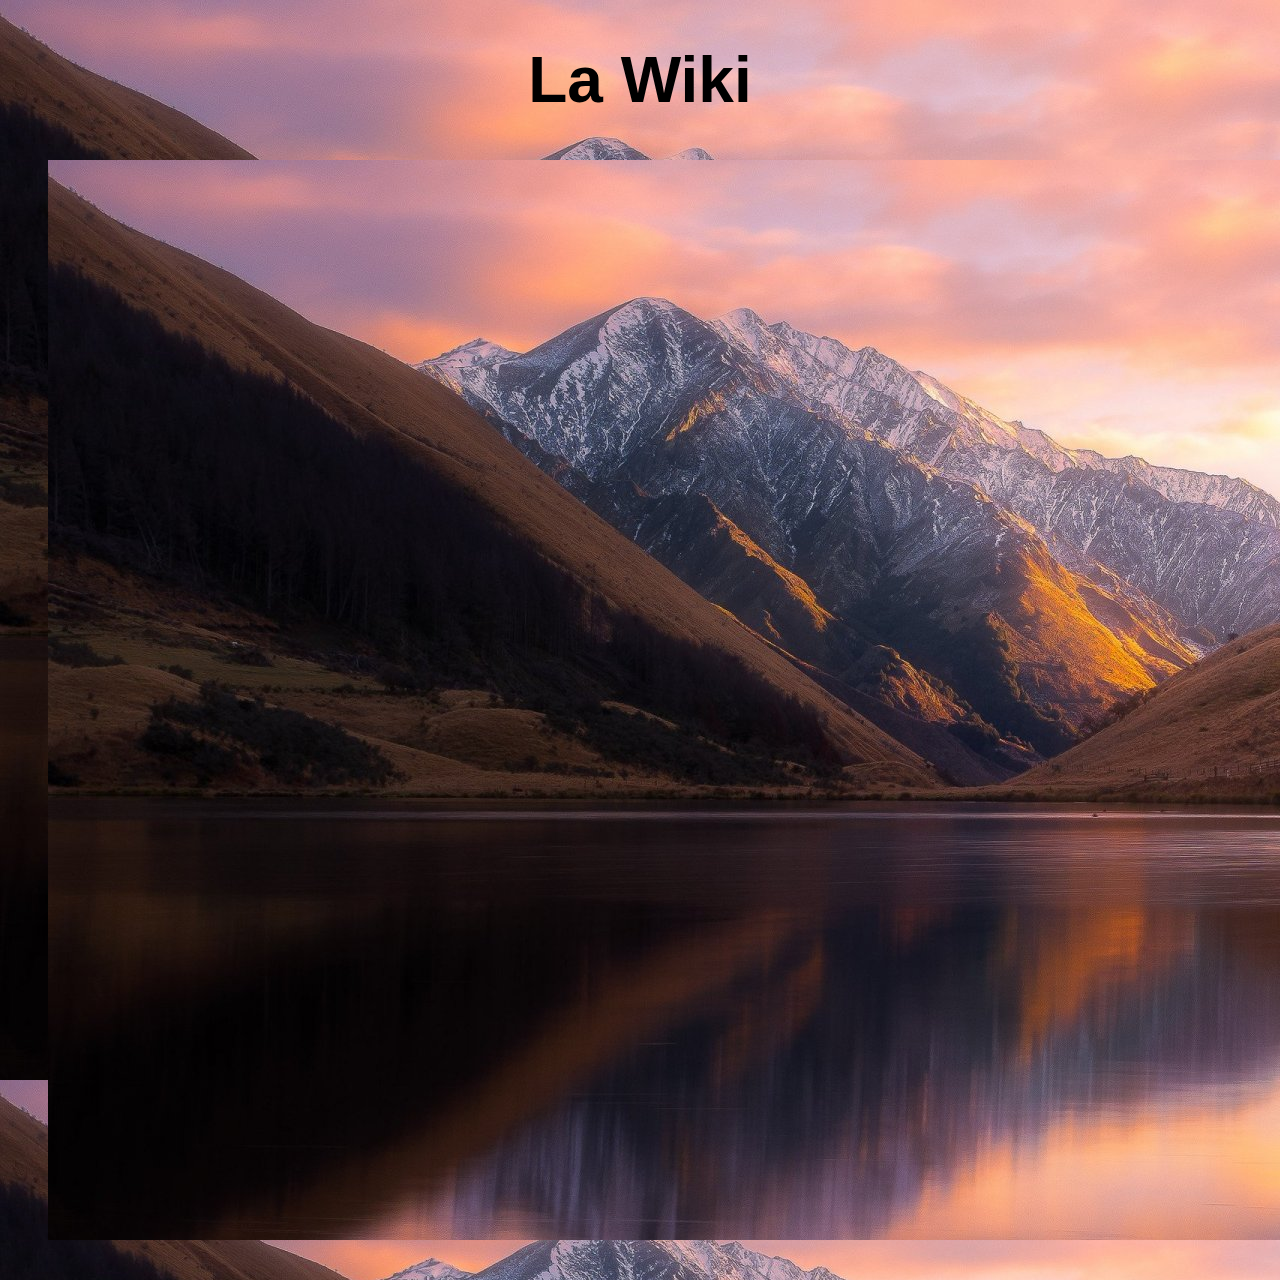
<file: index.html>
<!DOCTYPE html>
<html lang="es">

<head>
  <link rel="stylesheet" href="Estilos.css">
  <meta charset="UTF-8">
  <meta http-equiv="X-UA-Compatible" content="IE=edge">
  <meta name="viewport" content="width=device-width, initial-scale=1.0">
  <title>Página Principal</title>
</head>

<body>

  <h1>
    La Wiki
  </h1>

  <div>
    <ul><a href="Info sobre Ford mustang.html">
        <img src="IMG/imagen de la pagina principal.jpg" alt="">
    </ul>
  </div>

</body>

</html>
</file>
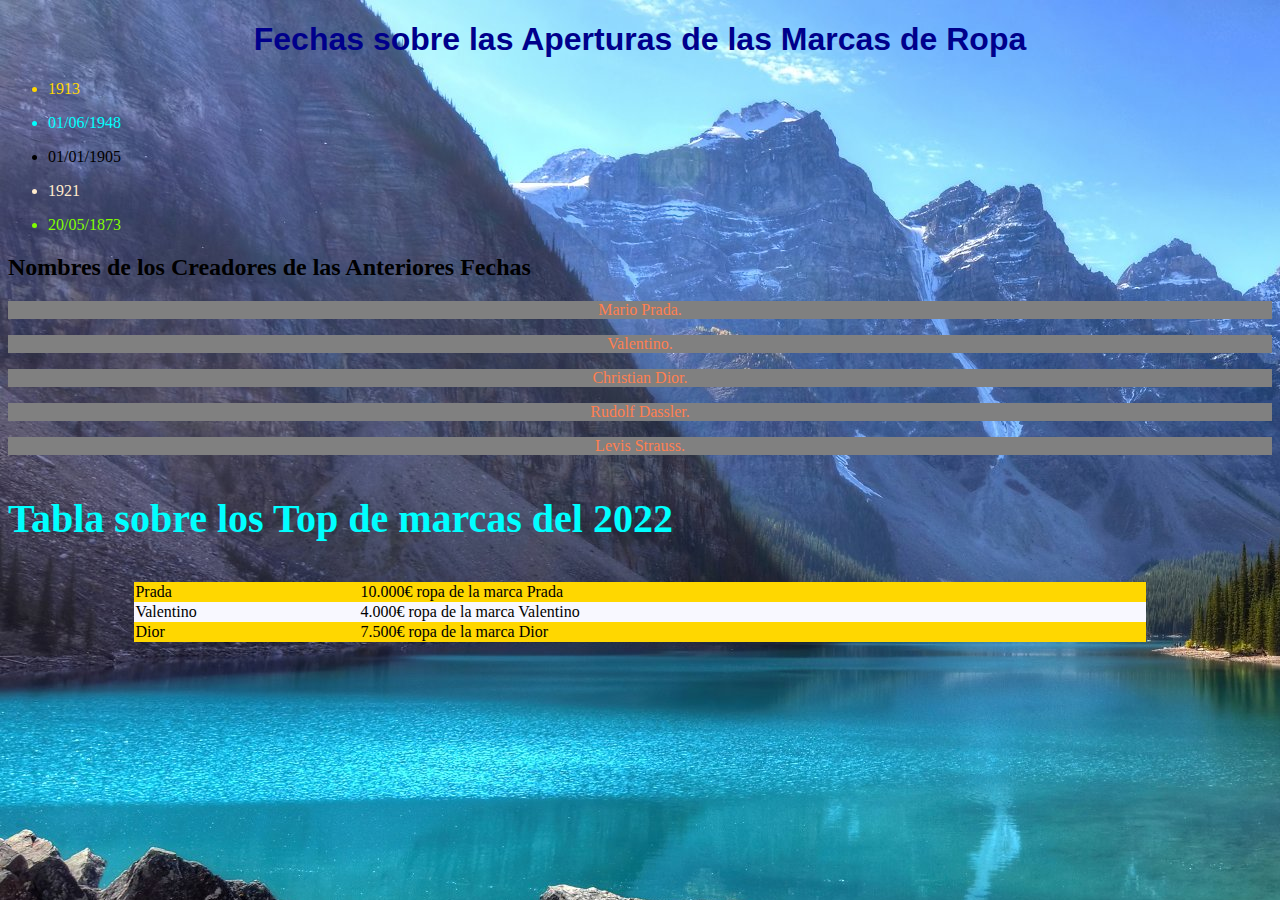
<file: Fechas de marcas.html>
<!DOCTYPE html>
<html lang="es">

<head>
    <link rel="stylesheet" href="Estilos 2.css">
    <meta charset="UTF-8">
    <meta http-equiv="X-UA-Compatible" content="IE=edge">
    <meta name="viewport" content="width=device-width, initial-scale=1.0">
    <title>más información sobre tipos ropa</title>
</head>

<body>

    <h1 class="clase">
        Fechas sobre las Aperturas de las Marcas de Ropa
    </h1>

    <ul id="fecha1">
        <li>1913</li>
    </ul>

    <ul id="fecha2">
        <li>01/06/1948</li>
    </ul>

    <ul id="fecha3">
        <li>01/01/1905</li>
    </ul>

    <ul id="fecha4">
        <li>1921</li>
    </ul>

    <ul id="fecha5">
        <li>20/05/1873</li>
    </ul>

    <h2>
        Nombres de los Creadores de las Anteriores Fechas
    </h2>

    <div id="mario">
        <p>Mario Prada.</p>
    </div>

    <div id="valentino">
        <p>Valentino.</p>
    </div>

    <div id="christian">
        <p>Christian Dior.</p>
    </div>

    <div id="Rudolf ">
        <p>Rudolf Dassler.</p>
    </div>

    <div id="levis">
        <p>Levis Strauss.</p>
    </div>

    <table>
        <tr>
            <td>Prada</td>
            <td>10.000€ ropa de la marca Prada</td>
        </tr>
        <tr>
            <td>Valentino</td>
            <td>4.000€ ropa de la marca Valentino</td>
        </tr>
        <tr>
            <td>Dior</td>
            <td>7.500€ ropa de la marca Dior</td>
        </tr>
        <tr>


            <h3>
                Tabla sobre los Top de marcas del 2022
            </h3>
</body>

</html>
</file>
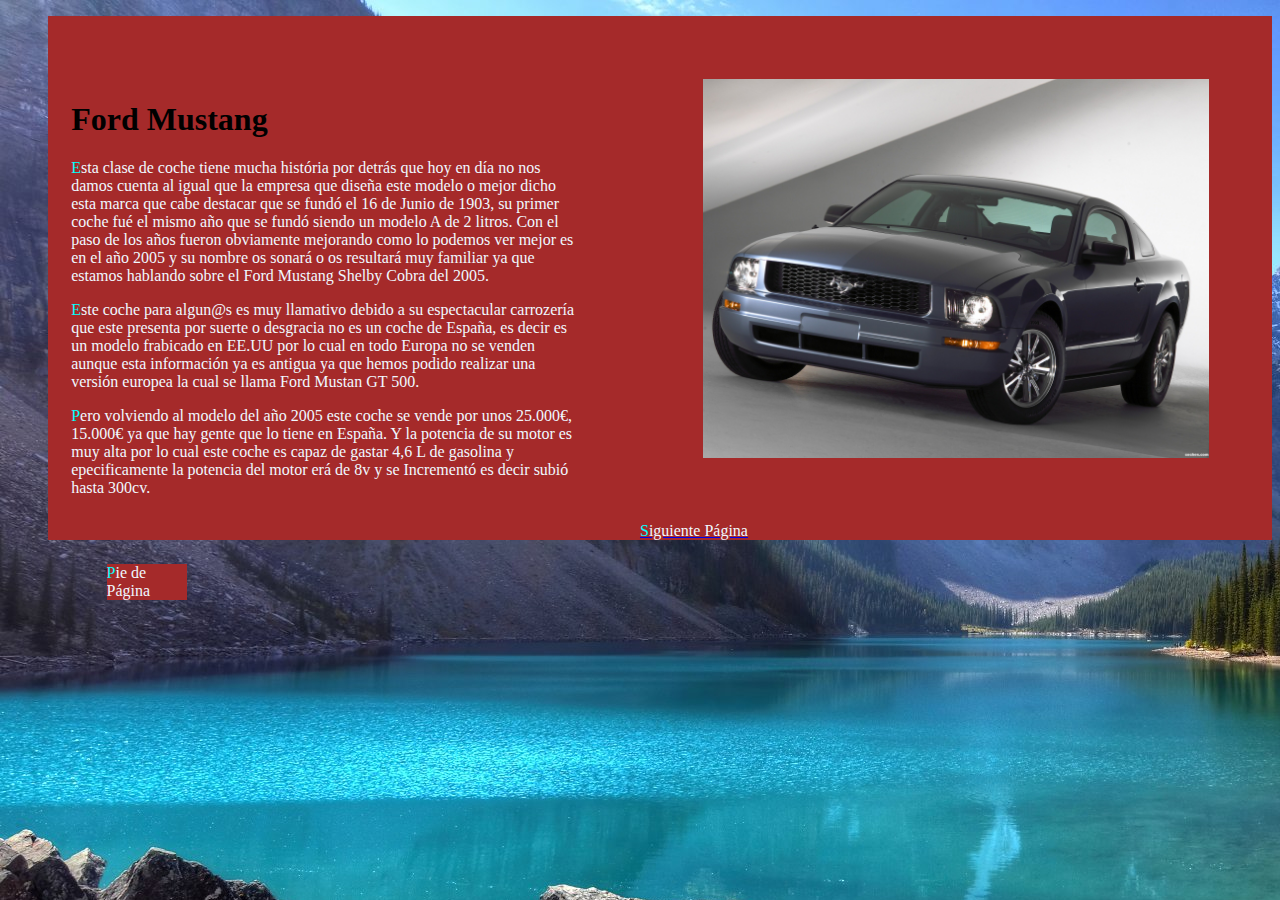
<file: Index 1 .html>
<!DOCTYPE html>
<html lang="es">

<head>
    <link rel="stylesheet" href="Estilos 1.css">
    <meta charset="UTF-8">
    <meta http-equiv="X-UA-Compatible" content="IE=edge">
    <meta name="viewport" content="width=device-width, initial-scale=1.0">
    <title>Info sobre ford mustang</title>
</head>

<body>

    <main class="main">
        <div class="container">

            <h1>
                Ford Mustang
            </h1>

            <p>
                Esta clase de coche tiene mucha história por detrás que hoy en día no nos damos cuenta al igual que
                la empresa que diseña este modelo o mejor dicho esta marca que cabe destacar que se fundó el 16 de
                Junio de 1903, su primer coche fué el mismo año que se fundó siendo un modelo A de 2 litros.
                Con el paso de los años fueron obviamente mejorando como lo podemos ver mejor es en el año 2005 y su
                nombre os sonará o os resultará muy familiar ya que estamos hablando sobre el Ford Mustang Shelby Cobra
                del 2005.
            </p>

            <p>
                Este coche para algun@s es muy llamativo debido a su
                espectacular carrozería que este presenta por suerte o desgracia no es un coche de España,
                es decir es un modelo frabicado en EE.UU por lo cual en todo Europa no se venden aunque esta información
                ya es antigua ya que hemos podido realizar una versión europea la cual se llama Ford Mustan GT 500.
            </p>

            <p>
                Pero volviendo al modelo del año 2005 este coche se vende por unos 25.000€, 15.000€ ya que hay
                gente que lo tiene en España. Y la potencia de su motor es muy alta por lo cual este coche es capaz
                de gastar 4,6 L de gasolina y epecificamente la potencia del motor erá de 8v y se Incrementó es decir
                subió hasta 300cv.
            </p>

            <footer class="footer">
                <div class="container">
                    <p>
                        Pie de Página
                    </p>
                </div>
            </footer>

        </div>
    </main>
        
            <img src="IMG/imagen 1 de ford mustang.jpg" alt="">
            
            <div>
                <ul><a href="Index 2 .html">
                    <p>
                        Siguiente Página
                    </p>
                </ul>

            </div>
</body>

</html>
</file>
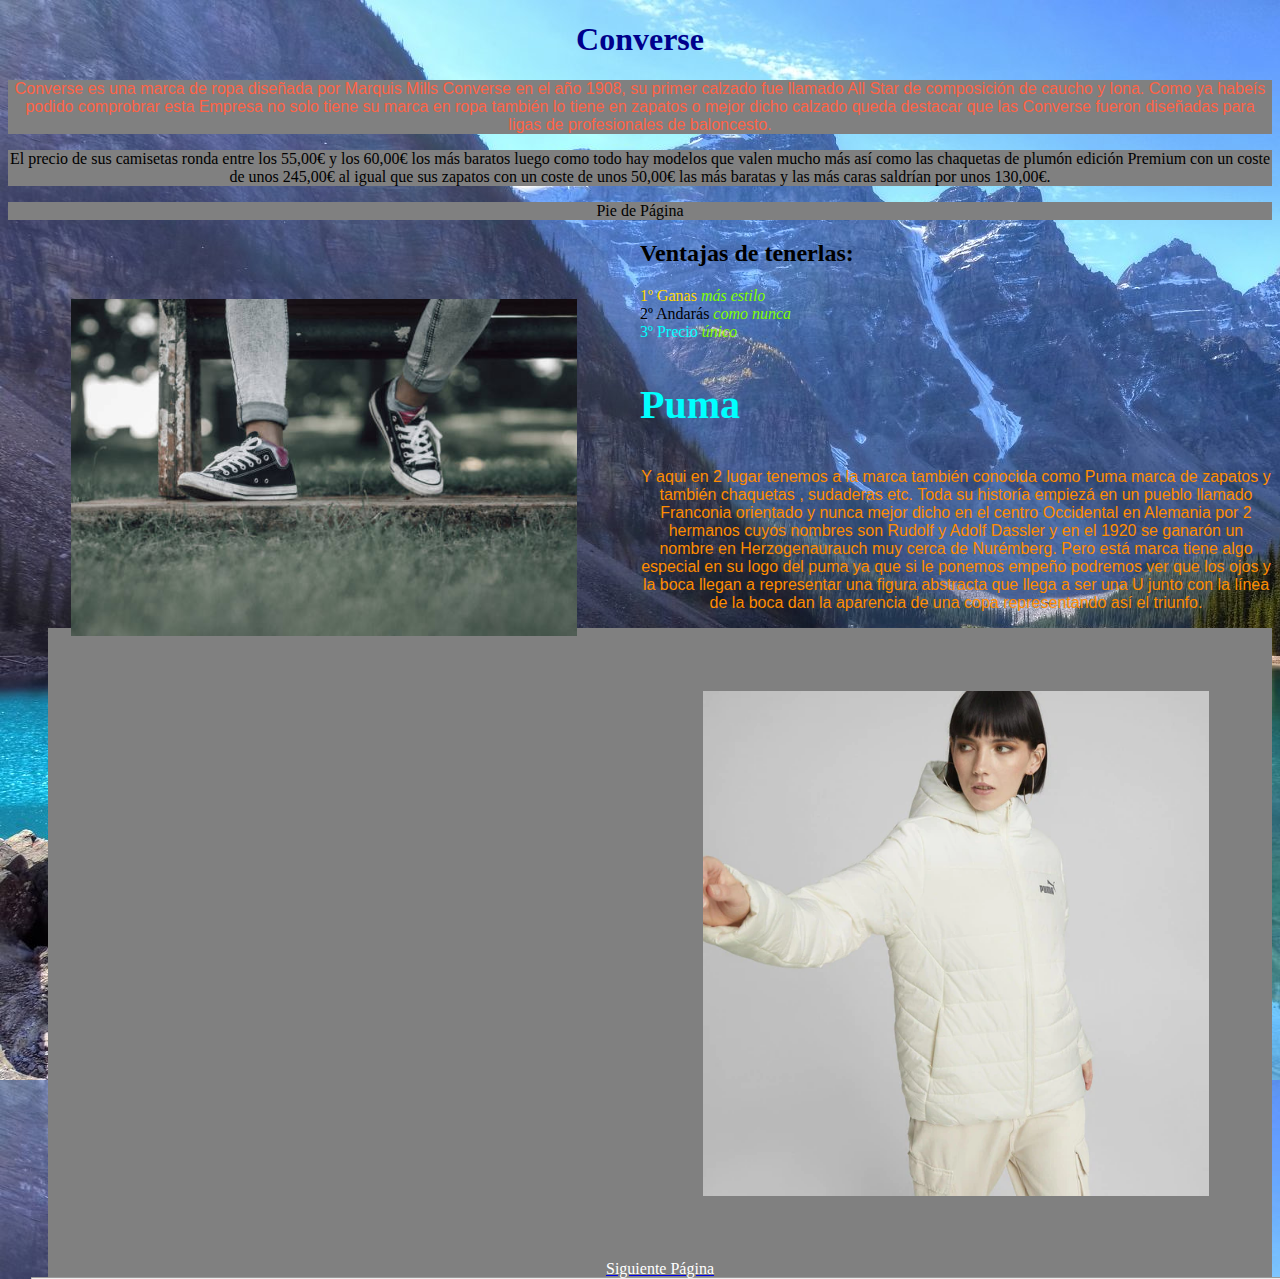
<file: Index 2 .html>
<!DOCTYPE html>
<html lang="es">

<head>
    <link rel="stylesheet" href="Estilos 2.css">
    <meta charset="UTF-8">
    <meta http-equiv="X-UA-Compatible" content="IE=edge">
    <meta name="viewport" content="width=device-width, initial-scale=1.0">
    <title>Tipos de Ropa</title>
</head>

<body>
    <main class="main">
        <div class="caja 1">

            <h1>
                Converse
            </h1>

            <p>
                Converse es una marca de ropa diseñada por Marquis Mills Converse en el año 1908,
                su primer calzado fue llamado All Star de composición de caucho y lona.
                Como ya habeís podido comprobrar esta Empresa no solo tiene su marca en ropa también lo tiene
                en zapatos o mejor dicho calzado queda destacar que las Converse fueron diseñadas para ligas de
                profesionales de baloncesto.
            </p>

            <p class="parrafo">
                El precio de sus camisetas ronda entre los 55,00€ y los 60,00€ los más baratos luego como todo hay
                modelos
                que valen mucho más así como las chaquetas de plumón edición Premium con un coste de unos 245,00€ al
                igual que
                sus zapatos con un coste de unos 50,00€ las más baratas y las más caras saldrían por unos 130,00€.
            </p>

            <footer class="footer">
                <div class="caja 1">
                    <p class="pagina">
                        Pie de Página
                    </p>
                </div>
            </footer>

            <img src="IMG/imagen zapatillas converse.jpg" alt="">

        </div>

        <h2>
            Ventajas de tenerlas:
        </h2>

        <ul>
            <ol>
                1º Ganas <em>más estilo</em>
            </ol>

            <ol>
                2º Andarás <em>como nunca</em>
            </ol>

            <ol>
                3º Precio <em>único</em>
            </ol>

        </ul>

        <h3>
            Puma
        </h3>

        <p>
            Y aqui en 2 lugar tenemos a la marca también conocida como Puma marca de zapatos
            y también chaquetas , sudaderas etc.
            Toda su historía empiezá en un pueblo llamado Franconia orientado y nunca mejor dicho
            en el centro Occidental en Alemania por 2 hermanos cuyos nombres son Rudolf y Adolf Dassler
            y en el 1920 se ganarón un nombre en Herzogenaurauch muy cerca de Nurémberg. Pero está marca
            tiene algo especial en su logo del puma ya que si le ponemos empeño podremos ver que los ojos y la boca
            llegan a representar una figura abstracta que llega a ser una U junto con la línea de la boca dan la
            aparencia de una copa representando así el triunfo.
        </p>

        <img src="IMG/imagen de ropa puma.jpg.webp">


        <div>
            <ul><a href="Index 3.html">

                    <p class="siguiente">
                        Siguiente Página
                    </p>

                    <hr>

            </ul>

        </div>

    </main>

</body>

</html>
</file>
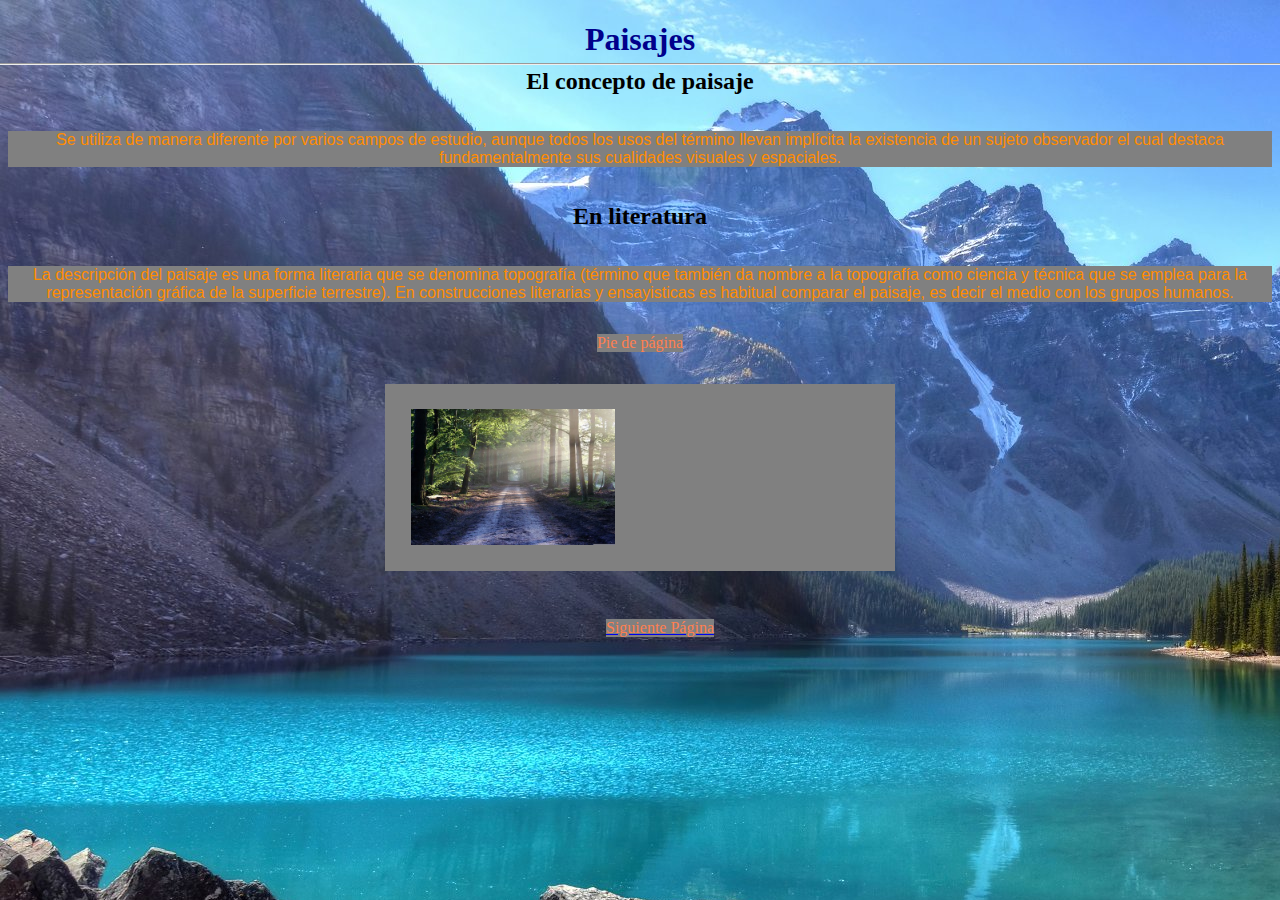
<file: Index 3.html>
<!DOCTYPE html>
<html lang="es">

<head>
    <link rel="stylesheet" href="Estilos 2.css">
    <meta charset="UTF-8">
    <meta http-equiv="X-UA-Compatible" content="IE=edge">
    <meta name="viewport" content="width=device-width, initial-scale=1.0">
    <title>países del mundo</title>
</head>

<body>
    <main class="main">
        <div class="caja1">
            <h1>
                Paisajes
            </h1>
            <hr>
            <div class="paisaje">

                <h2 id="paisaje2">El concepto de paisaje</h2>
                <p>
                    Se utiliza de manera diferente por varios campos de estudio, aunque todos los usos
                    del término llevan implícita la existencia de un sujeto observador el cual destaca fundamentalmente
                    sus cualidades visuales y espaciales.
                </p>

                <h2 id="literatura">En literatura</h2>

                <p>
                    La descripción del paisaje es una forma literaria que se denomina topografía
                    (término que también da nombre a la topografía como ciencia y técnica que se emplea para la
                    representación gráfica de la superficie terrestre). En construcciones literarias y ensayisticas
                    es habitual comparar el paisaje, es decir el medio con los grupos humanos.
                </p>

                <footer class="Paisaje">
                    <p>
                        Pie de página
                    </p>
                </footer>

                <p>
                    <img src="IMG/Imagen 3 de Paisajes.jpg" alt="">
                </p>

                <ul>
                    <a href="Index 4.html">

                        <p>
                            Siguiente Página
                        </p>
                </ul>

            </div>
        </div>
    </main>
</body>

</html>
</file>
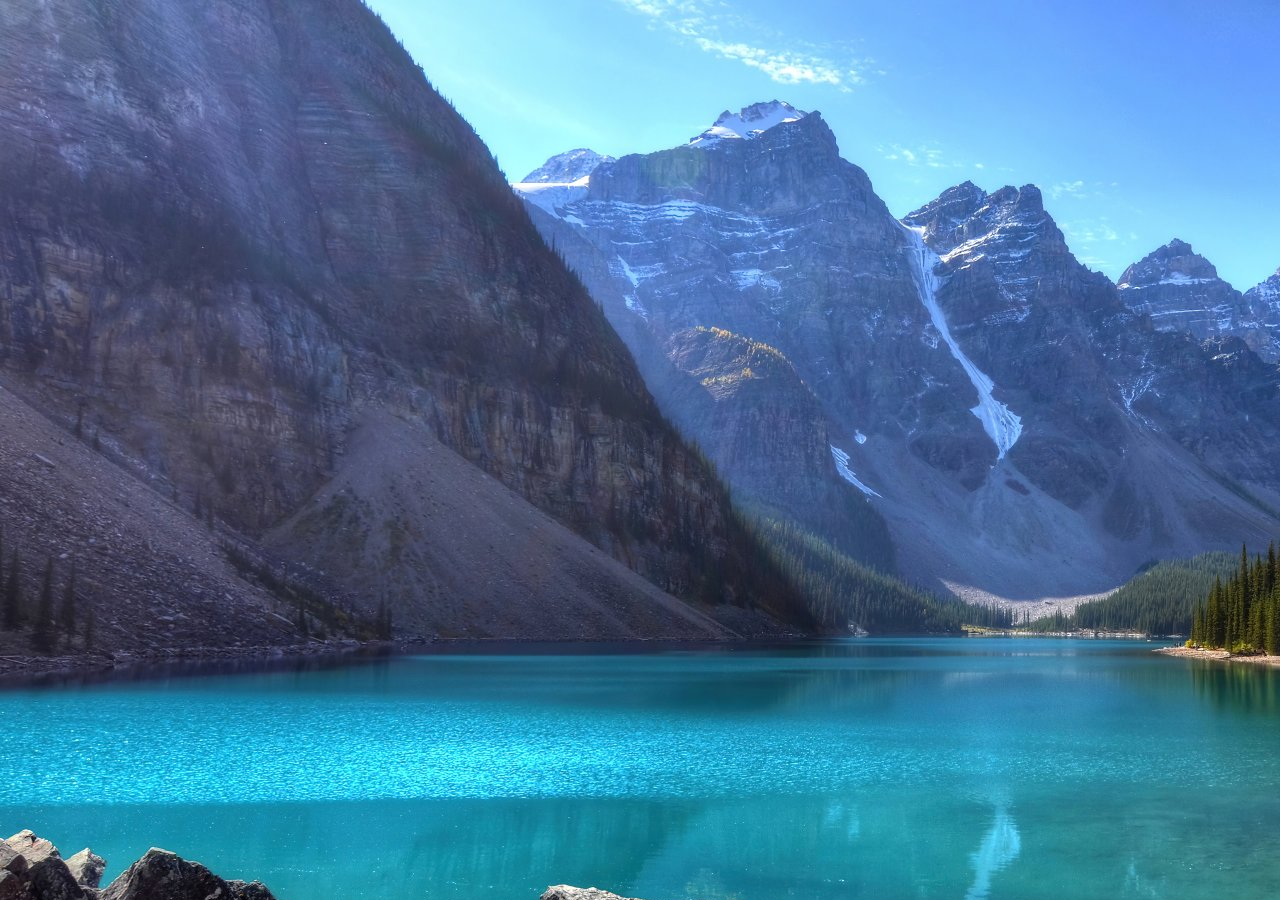
<file: Index.html 2.html>
<!DOCTYPE html>
<html lang="es">
<head>
    <link rel="stylesheet" href="Estilos 2.css">
    <meta charset="UTF-8">
    <meta http-equiv="X-UA-Compatible" content="IE=edge">
    <meta name="viewport" content="width=device-width, initial-scale=1.0">
    <title>Document</title>
</head>
<body>
    
</body>
</html>
</file>
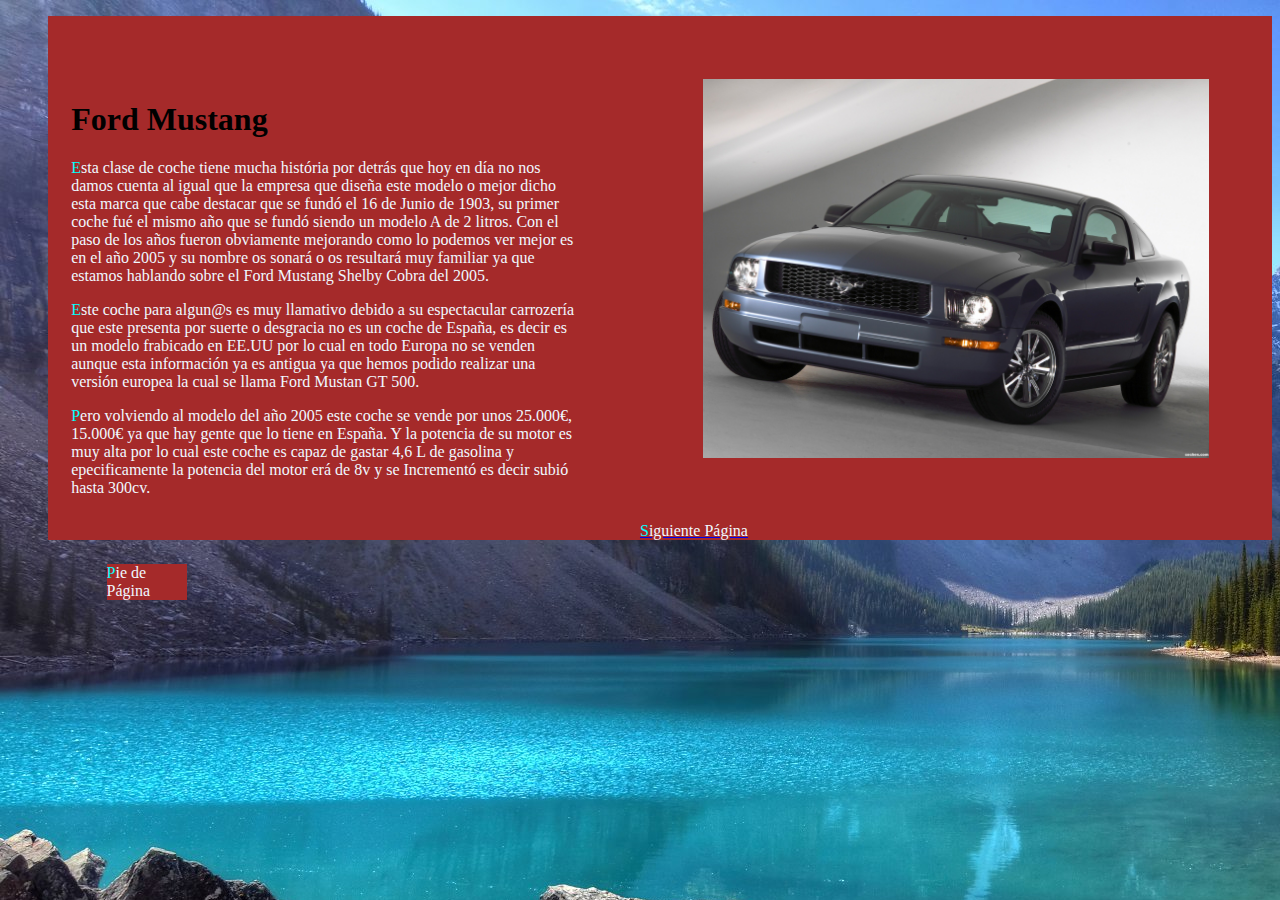
<file: Info sobre Ford mustang.html>
<!DOCTYPE html>
<html lang="es">

<head>
    <link rel="stylesheet" href="Estilos 1.css">
    <meta charset="UTF-8">
    <meta http-equiv="X-UA-Compatible" content="IE=edge">
    <meta name="viewport" content="width=device-width, initial-scale=1.0">
    <title>Info sobre ford mustang</title>
</head>

<body>

    <main class="main">
        <div class="container">

            <h1>
                Ford Mustang
            </h1>

            <p>
                Esta clase de coche tiene mucha história por detrás que hoy en día no nos damos cuenta al igual que
                la empresa que diseña este modelo o mejor dicho esta marca que cabe destacar que se fundó el 16 de
                Junio de 1903, su primer coche fué el mismo año que se fundó siendo un modelo A de 2 litros.
                Con el paso de los años fueron obviamente mejorando como lo podemos ver mejor es en el año 2005 y su
                nombre os sonará o os resultará muy familiar ya que estamos hablando sobre el Ford Mustang Shelby Cobra
                del 2005.
            </p>

            <p>
                Este coche para algun@s es muy llamativo debido a su
                espectacular carrozería que este presenta por suerte o desgracia no es un coche de España,
                es decir es un modelo frabicado en EE.UU por lo cual en todo Europa no se venden aunque esta información
                ya es antigua ya que hemos podido realizar una versión europea la cual se llama Ford Mustan GT 500.
            </p>

            <p>
                Pero volviendo al modelo del año 2005 este coche se vende por unos 25.000€, 15.000€ ya que hay
                gente que lo tiene en España. Y la potencia de su motor es muy alta por lo cual este coche es capaz
                de gastar 4,6 L de gasolina y epecificamente la potencia del motor erá de 8v y se Incrementó es decir
                subió hasta 300cv.
            </p>

            <footer class="footer">
                <div class="container">
                    <p>
                        Pie de Página
                    </p>
                </div>
            </footer>

        </div>
    </main>

    <img src="IMG/imagen 1 de ford mustang.jpg" alt="">

    <div>
        <ul><a href="Marca ropa.html">
                <p>
                    Siguiente Página
                </p>
        </ul>

    </div>
</body>

</html>
</file>
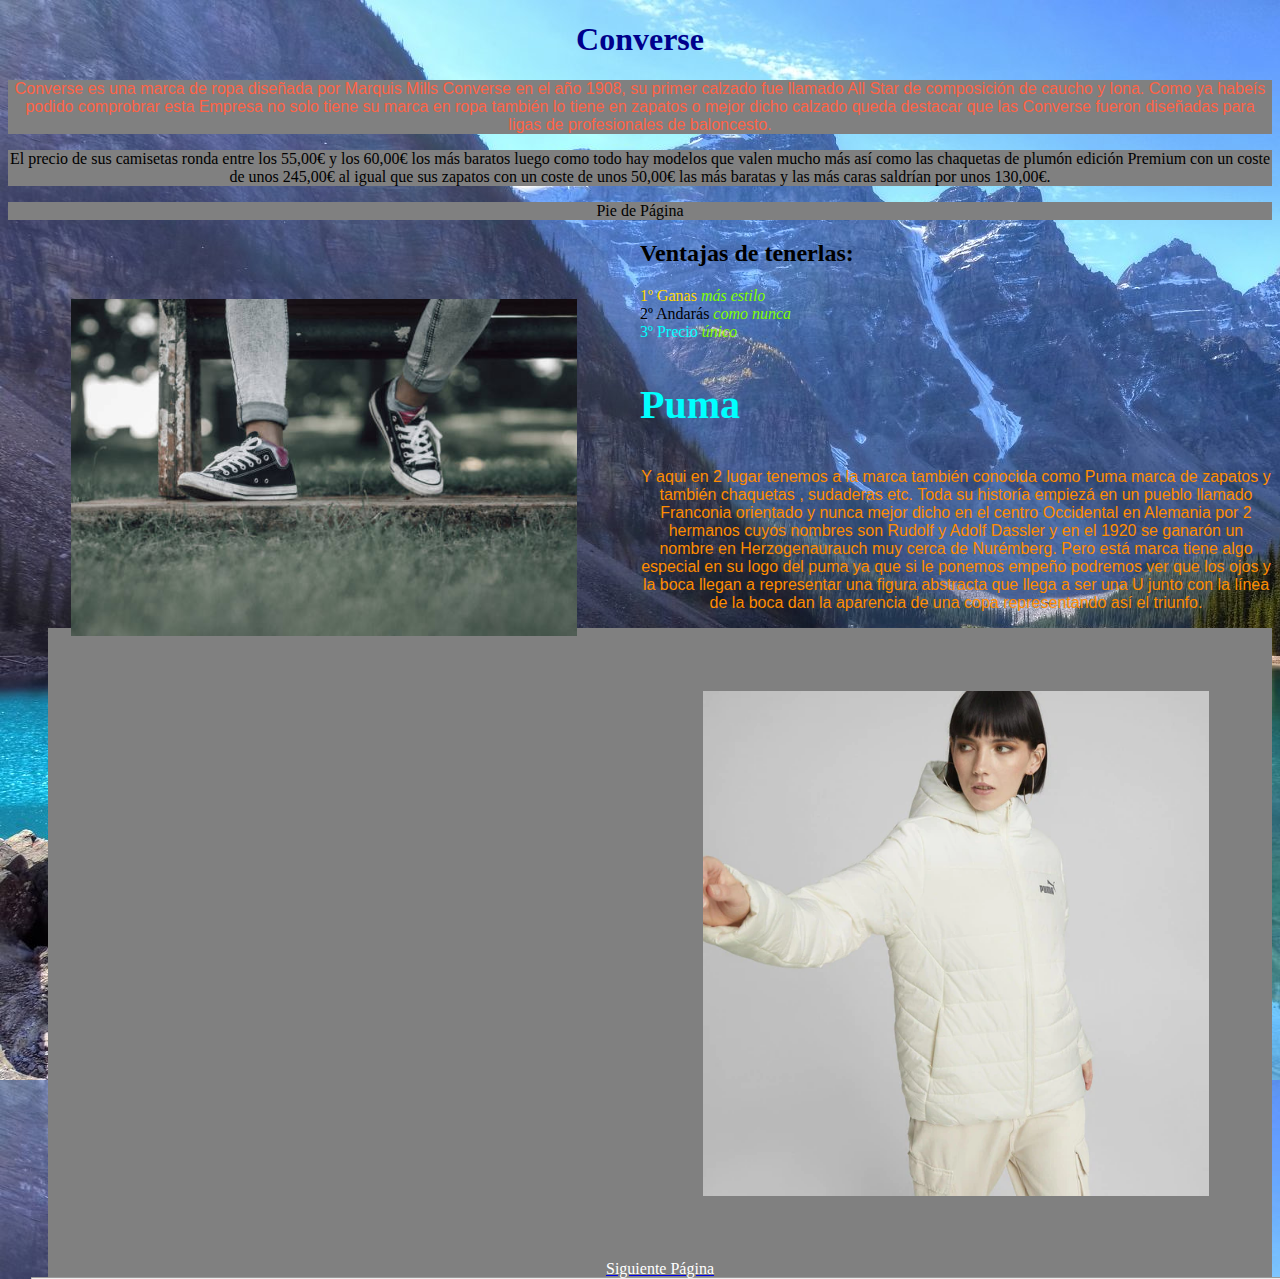
<file: Marca ropa.html>
<!DOCTYPE html>
<html lang="es">

<head>
    <link rel="stylesheet" href="Estilos 2.css">
    <meta charset="UTF-8">
    <meta http-equiv="X-UA-Compatible" content="IE=edge">
    <meta name="viewport" content="width=device-width, initial-scale=1.0">
    <title>Tipos de Ropa</title>
</head>

<body>
    <main class="main">
        <div class="caja 1">

            <h1>
                Converse
            </h1>

            <p>
                Converse es una marca de ropa diseñada por Marquis Mills Converse en el año 1908,
                su primer calzado fue llamado All Star de composición de caucho y lona.
                Como ya habeís podido comprobrar esta Empresa no solo tiene su marca en ropa también lo tiene
                en zapatos o mejor dicho calzado queda destacar que las Converse fueron diseñadas para ligas de
                profesionales de baloncesto.
            </p>

            <p class="parrafo">
                El precio de sus camisetas ronda entre los 55,00€ y los 60,00€ los más baratos luego como todo hay
                modelos
                que valen mucho más así como las chaquetas de plumón edición Premium con un coste de unos 245,00€ al
                igual que
                sus zapatos con un coste de unos 50,00€ las más baratas y las más caras saldrían por unos 130,00€.
            </p>

            <footer class="footer">
                <div class="caja 1">
                    <p class="pagina">
                        Pie de Página
                    </p>
                </div>
            </footer>

            <img src="IMG/imagen zapatillas converse.jpg" alt="">

        </div>

        <h2>
            Ventajas de tenerlas:
        </h2>

        <ul>
            <ol>
                1º Ganas <em>más estilo</em>
            </ol>

            <ol>
                2º Andarás <em>como nunca</em>
            </ol>

            <ol>
                3º Precio <em>único</em>
            </ol>

        </ul>

        <h3>
            Puma
        </h3>

        <p>
            Y aqui en 2 lugar tenemos a la marca también conocida como Puma marca de zapatos
            y también chaquetas , sudaderas etc.
            Toda su historía empiezá en un pueblo llamado Franconia orientado y nunca mejor dicho
            en el centro Occidental en Alemania por 2 hermanos cuyos nombres son Rudolf y Adolf Dassler
            y en el 1920 se ganarón un nombre en Herzogenaurauch muy cerca de Nurémberg. Pero está marca
            tiene algo especial en su logo del puma ya que si le ponemos empeño podremos ver que los ojos y la boca
            llegan a representar una figura abstracta que llega a ser una U junto con la línea de la boca dan la
            aparencia de una copa representando así el triunfo.
        </p>

        <img src="IMG/imagen de ropa puma.jpg.webp">


        <div>
            <ul><a href="Tipos paisaje.html">

                    <p class="siguiente">
                        Siguiente Página
                    </p>

                    <hr>

            </ul>

        </div>

    </main>

</body>

</html>
</file>
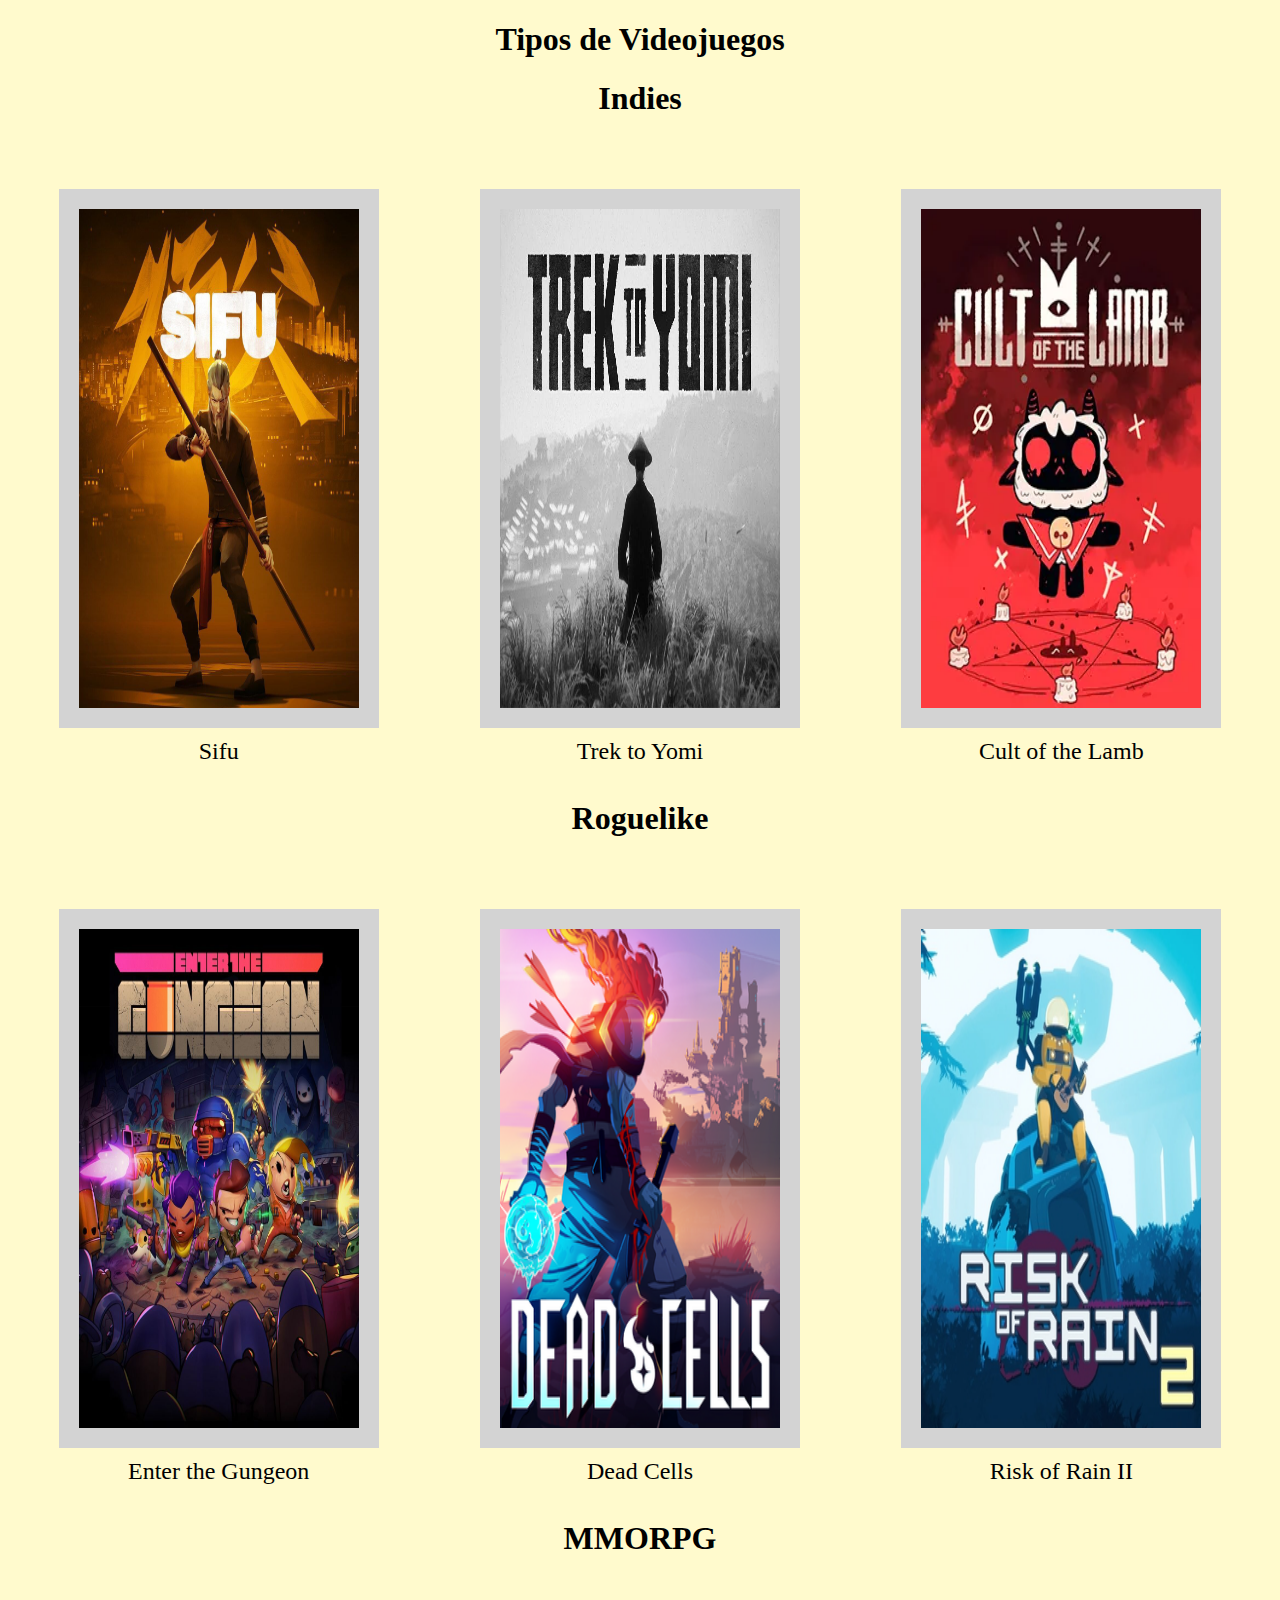
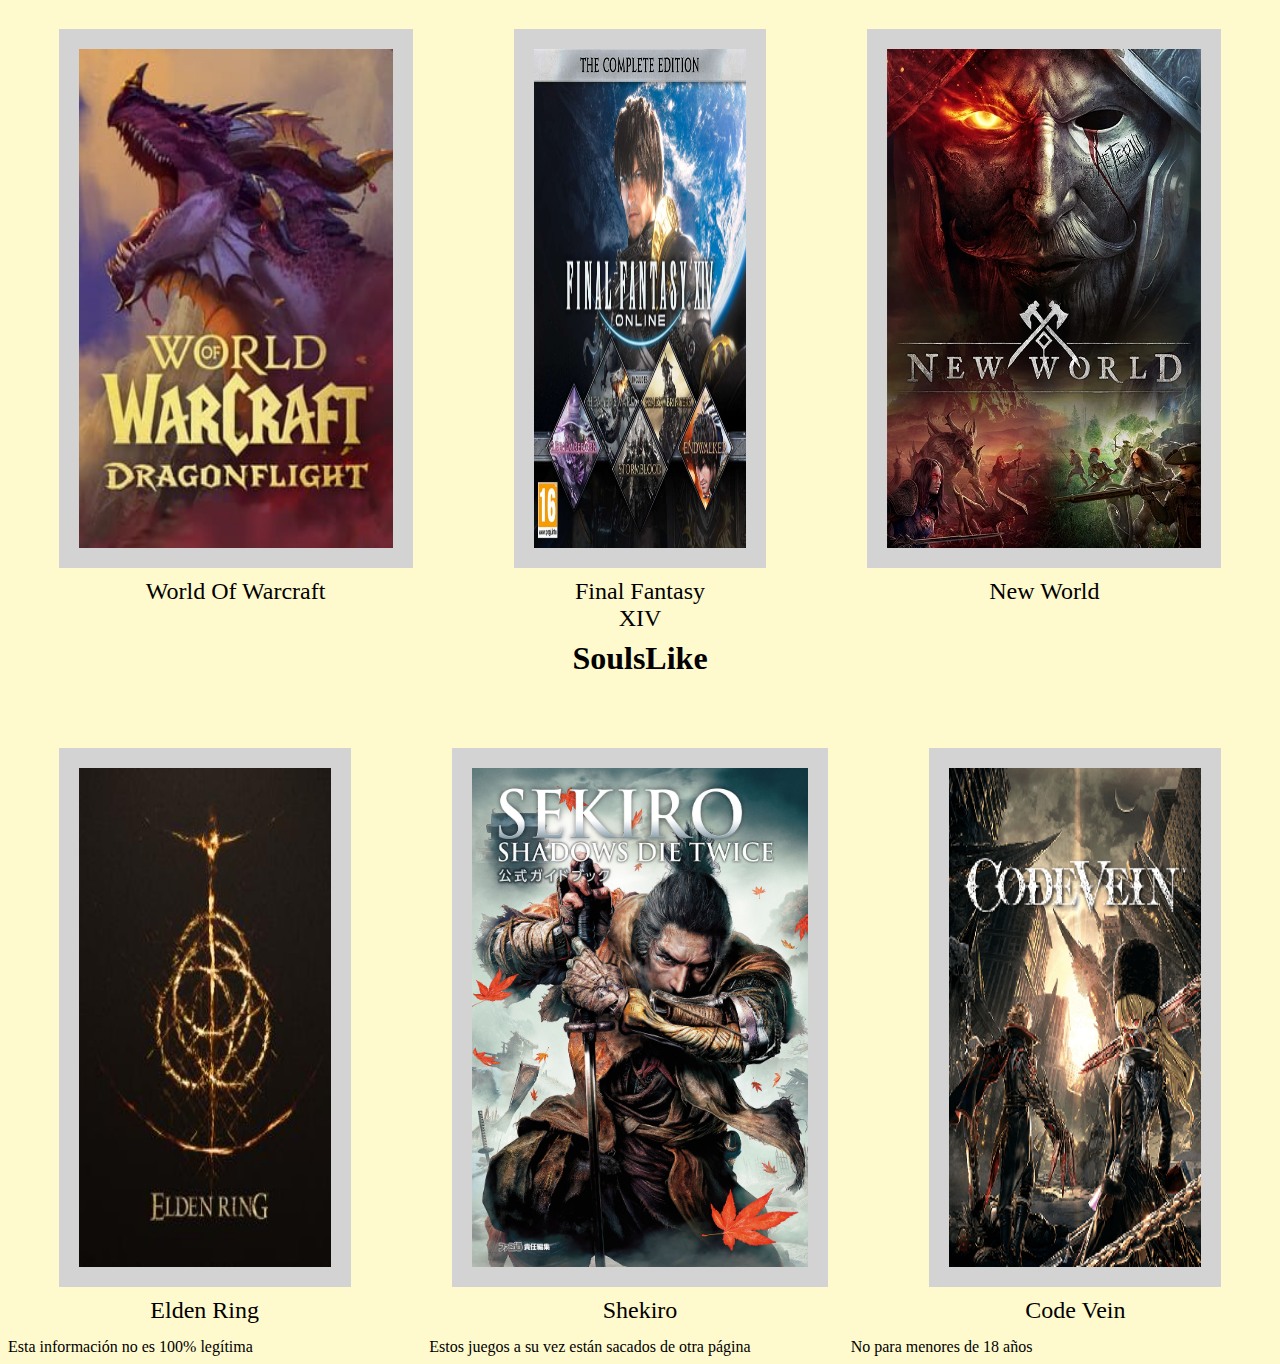
<file: Sección de videojuegos.html>
<!DOCTYPE html>
<html lang="es">

<head>
    <link rel="stylesheet" href="Estilos 3.css">
    <meta charset="UTF-8">
    <meta http-equiv="X-UA-Compatible" content="IE=edge">
    <meta name="viewport" content="width=device-width, initial-scale=1.0">
    <title>Tipos de Videojuegos</title>
</head>

<body>

    <h1 class="Center">Tipos de Videojuegos</h1>
    <h1 class="Center">Indies</h1>

    <div class="flex-container">
        
        <div class="flex-wrap"><img src="IMG/Sifu.jpg">
            <figure>Sifu</figure>
        </div>

        <div class="flex-wrap"><img src="IMG/trekcover.jpeg">
            <figure>Trek to Yomi</figure>
        </div>

        <div class="flex-wrap"><img src="IMG/Cult of the Lamb.webp">
            <figure>Cult of the Lamb</figure>
        </div>

    </div>

    <h1 class="Center">Roguelike</h1>

    <div class="flex-container">

        <div><img src="IMG/Enter the Gungeon.jpg">
            <figure>Enter the Gungeon</figure>
        </div>

        <div class="flex-grow"><img src="IMG/Dead_cells_cover_art.png">
            <figure>Dead Cells</figure>
        </div>

        <div><img src="IMG/Risk_of_Rain_2.jpg">
            <figure>Risk of Rain II</figure>
        </div>

    </div>

    <h1 class="Center">MMORPG</h1>

    <div class="flex-container">

        <div><img src="IMG/world-of-warcraft-dragonflight-cover.jpg">
            <figure>World Of Warcraft</figure>
        </div>

        <div class="flex-shrink"><img src="IMG/Final Fantasy XIV.jpg">
            <figure>Final Fantasy XIV</figure>
        </div>

        <div><img src="IMG/New_World.webp">
            <figure>New World</figure>
        </div>

    </div>

    <h1 class="Center">SoulsLike</h1>

    <div class="flex-container">

        <div class="flex-basis"><img src="IMG/Elden Ring.jpg">
            <figure>Elden Ring</figure>
        </div>

        <div id="flex-bonly"><img src="IMG/Shekiro.jpg">
            <figure>Shekiro</figure>
        </div>

        <div class="flex-basis"><img src="IMG/Code Vein.png">
            <figure>Code Vein</figure>
        </div>

    </div>

    <div id="Si">
        <div>Esta información no es 100% legítima</div>
        <div id="Centro">Estos juegos a su vez están sacados de otra página</div>
        <div>No para menores de 18 años</div>
    </div>
</body>
</file>
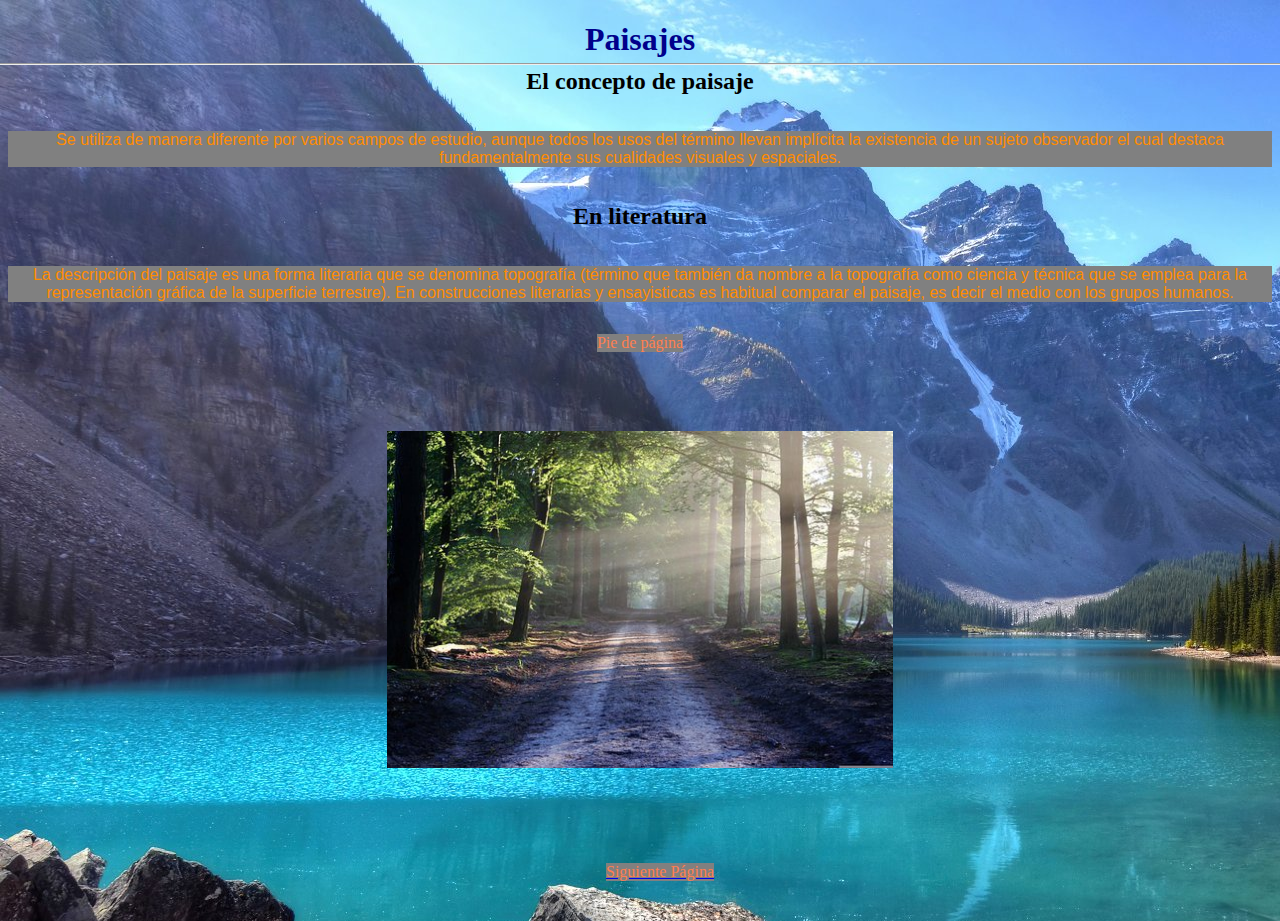
<file: Tipos paisaje.html>
<!DOCTYPE html>
<html lang="es">

<head>
    <link rel="stylesheet" href="Estilos 2.css">
    <meta charset="UTF-8">
    <meta http-equiv="X-UA-Compatible" content="IE=edge">
    <meta name="viewport" content="width=device-width, initial-scale=1.0">
    <title>países del mundo</title>
</head>

<body>
    <main class="main">
        <div class="caja1">
            <h1>
                Paisajes
            </h1>
            <hr>
            <div class="paisaje">

                <h2 id="paisaje2">El concepto de paisaje</h2>
                <p>
                    Se utiliza de manera diferente por varios campos de estudio, aunque todos los usos
                    del término llevan implícita la existencia de un sujeto observador el cual destaca fundamentalmente
                    sus cualidades visuales y espaciales.
                </p>

                <h2 id="literatura">En literatura</h2>

                <p>
                    La descripción del paisaje es una forma literaria que se denomina topografía
                    (término que también da nombre a la topografía como ciencia y técnica que se emplea para la
                    representación gráfica de la superficie terrestre). En construcciones literarias y ensayisticas
                    es habitual comparar el paisaje, es decir el medio con los grupos humanos.
                </p>

                <footer class="Paisaje">
                    <p>
                        Pie de página
                    </p>
                </footer>

                
                    <img src="IMG/Imagen 3 de Paisajes.jpg" alt="">
                

                <ul>
                    <a href="Sección de videojuegos.html">

                        <p>
                            Siguiente Página
                        </p>
                </ul>

            </div>
        </div>
    </main>
</body>

</html>
</file>
<file: Estilos.css>
body {
  text-align: center;
  font-family: sans-serif;
  font-size: 200%;
  background-image: url("IMG/imagen\ de\ la\ pagina\ principal.jpg")
}
</file>
<file: Estilos 2.css>
body {
    background-image: url("IMG/imagen\ del\ 2\ html\ página\ 2.jpg");
}


ol em {
    color: chartreuse;
}

h1+p {
    color: tomato;
    font-family: 'Lucida Sans', 'Lucida Sans Regular', 'Lucida Grande', 'Lucida Sans Unicode', Geneva, Verdana, sans-serif;

}

h2~p {
    font-family: 'Gill Sans', 'Gill Sans MT', Calibri, 'Trebuchet MS', sans-serif;
    color: darkorange;
}

h3 {
    font-size: 40px;
    color: aqua;
    text-align: left;
}

img {
    width: 285px;
}

hr {
    margin: -17px;
}

p {
    color: coral;
    text-align: center;
}

.parrafo,
.pagina {
    color: black;
}

.siguiente {
    color: white;
}

h4 {
    font-size: 40px;
}

ul ol:first-child {
    color: gold;
}

ul ol:last-child {
    color: cyan;
}

tr:nth-child(odd) {
    background-color: gold;
}

tr:nth-child(even) {
    background-color: ghostwhite;
}



table {
    border-collapse: collapse;
    width: 80%;
    margin: 0 auto;
}

td:empty {
    border: 1px solid #000;
    text-align: center;
    padding: 0.9rem;
    margin: 1px;
}

.clase {
    font-family: Verdana, Geneva, Tahoma, sans-serif;
}

.fechas {
    text-align: left;
}

#fecha1 li:only-child {
    color: gold;
}

#fecha2 li:only-child {
    color: aqua
}

#fecha3 li:only-child {
    color: black;
}

#fecha4 li:only-child {
    color: blanchedalmond;
}

#fecha5 li:only-child {
    color: chartreuse;
}

h2 {
    text-align: left;
}


h1 {
    color: darkblue;
    text-align: center;
}

.paisaje {
    display: flex;
    flex-direction: column;
    width: 100%;
    margin: 0 auto;
    height: 200%;
    color: #000;
    justify-content: left;
    align-items: center;
}

img {
    margin: 5%;
    padding: 0%;
    float: left;
    width: 40%;
    flex-wrap: nowrap;
    align-content: center;
}

@media (min-width:576%) {
    .paisaje {
        max-width: 540%;
        color: gold;
        flex-direction: column;
    }
}

div p {
    background-color: gray;
}

.link-position {
    position: absolute;
    top: 190%;
}

#padding-div {
    padding-left: 50%;
}

#Position-Apertura {
    padding-left: 45%;
    padding-right: 45%;
}

p {
    text-decoration: none;
}
</file>
<file: Estilos 1.css>
body {
    background-image: url("IMG/imagen\ del\ 2\ html\ página\ 2.jpg");
}

footer,
.container,
img {
    text-align: left;
    margin: 5%;
    padding: 0px;
    float: left;
    width: 40%;
}

p::first-letter {
    text-align: right;
    color:cyan;
    text-decoration: dashed;
}

p{
    color:aliceblue;
    background-color:brown;
    text-decoration: none;
}
</file>
<file: Estilos 3.css>
body {
    background-color: lemonchiffon;
}

.flex-container {
    display: flex;
    height: 40em;
    text-align: center;
}

.flex-container div {
    background-color: lightgray;
    margin: 4%;
    width: 30em;
    padding: 20px 20px;
    text-align: center;
    font-size: x-large;
}

.Center {
    text-align: center;
}

.flex-wrap {
    flex-wrap: wrap;
    color: black;
}

.flex-grow {
    flex-grow: 3;
}

.flex-shrink {
    flex-shrink: 1.25;
}

.flex-basis {
    flex-basis: 30em;
}

#flex-bonly {
    flex-basis: 40em;
}

#align-self {
    align-self: center;
}

.parrafo {
    color: black;
}

div img {
    height: calc(100%);
    width: calc(100%);

}

#Si {
    display: flex;
}

#Si div {
    flex: 1;
}

#Centro {
    align-self: center;
}
</file>
